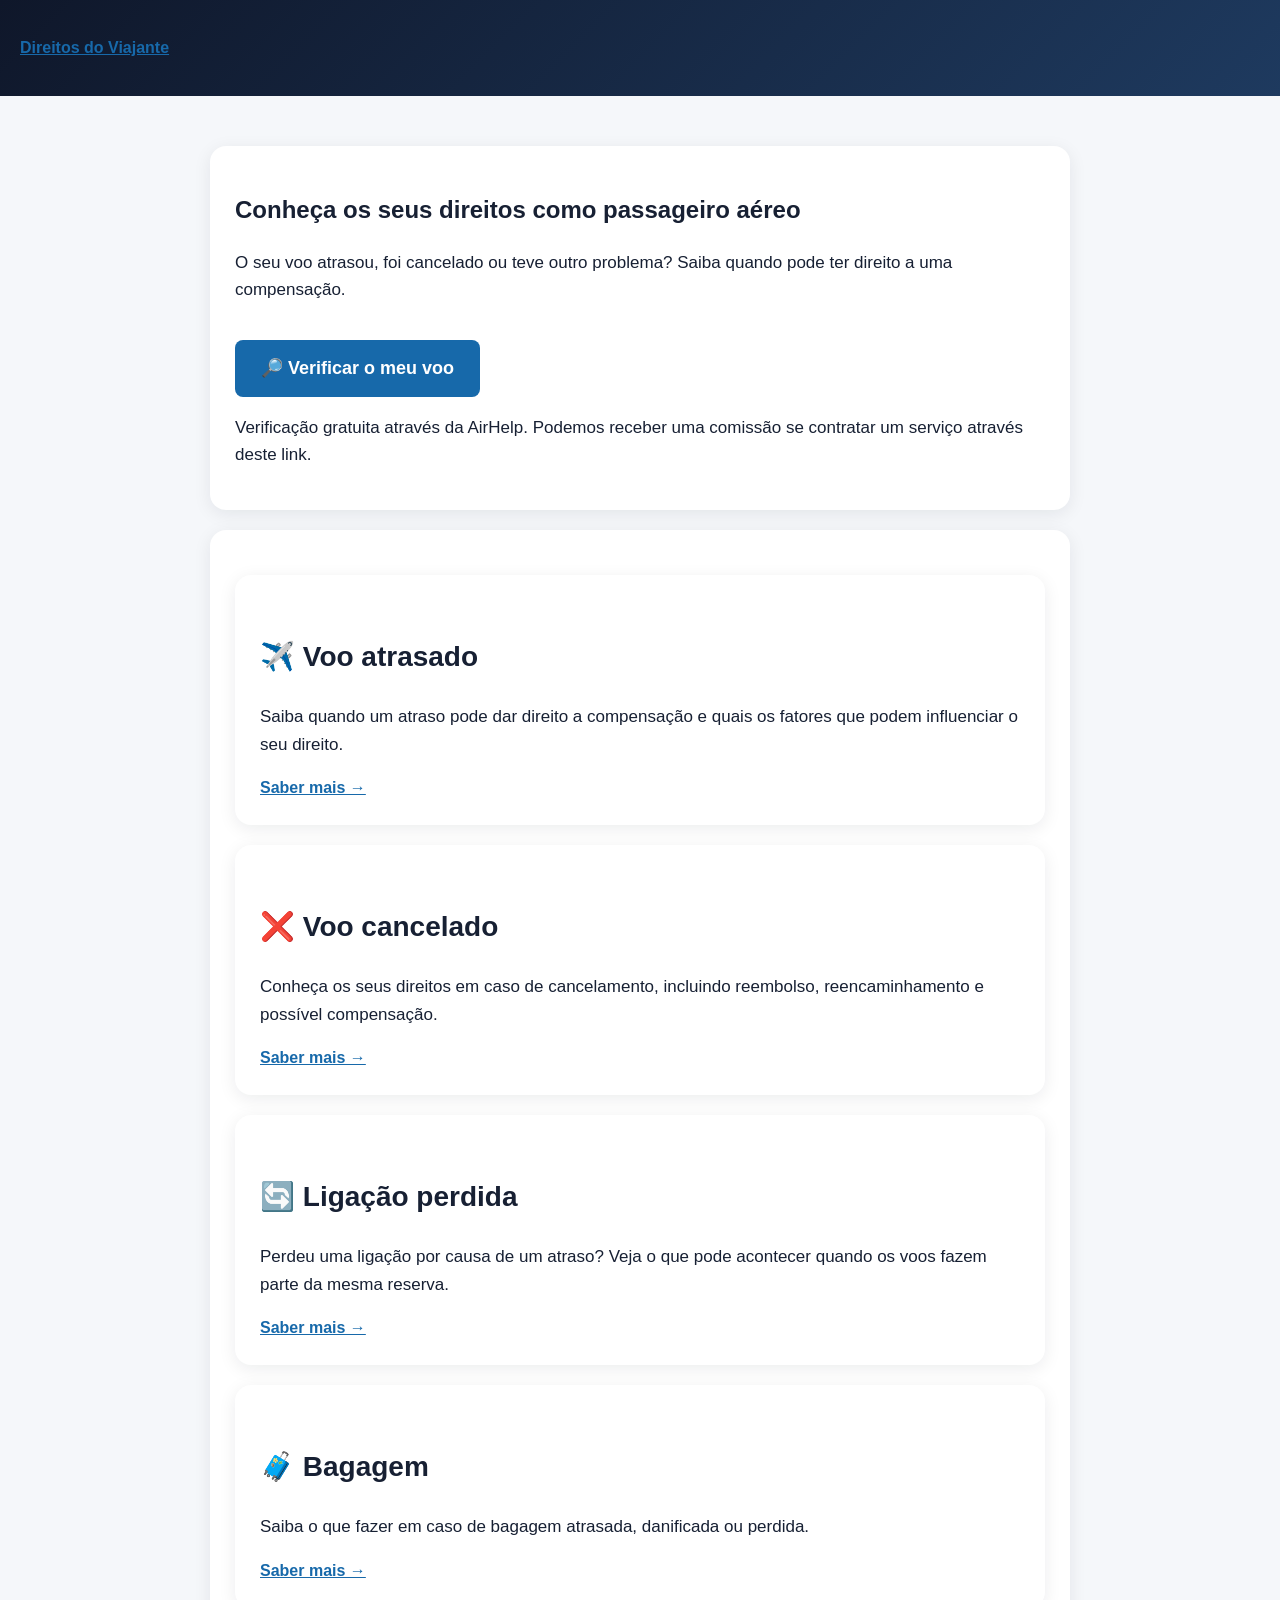
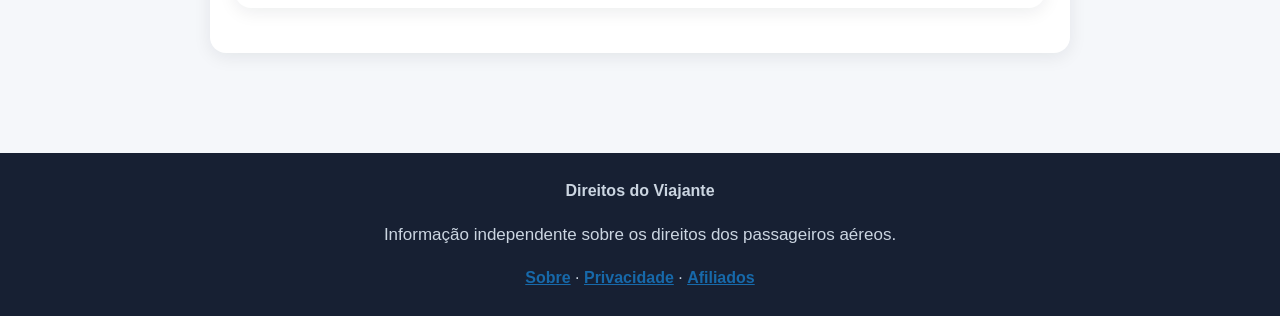
<file: index.html>
<head>
 <!-- Google tag (gtag.js) -->
<script async src="https://www.googletagmanager.com/gtag/js?id=G-GVQX3WTDK0"></script>
<script>
  window.dataLayer = window.dataLayer || [];
  function gtag(){dataLayer.push(arguments);}
  gtag('js', new Date());

  gtag('config', 'G-GVQX3WTDK0');
</script> <meta charset="utf-8">
  <meta name="viewport" content="width=device-width, initial-scale=1">

  <title>Direitos dos Passageiros Aéreos | Compensação por Voos</title>

  <meta name="description" content="Saiba se tem direito a compensação por voo atrasado ou cancelado, ligação perdida ou problemas com a bagagem. Informação simples e gratuita.">

  <link rel="canonical" href="https://direitosdoviajante.pt/">

  <meta property="og:title" content="Direitos dos Passageiros Aéreos | Direitos do Viajante">
  <meta property="og:description" content="Descubra os seus direitos em caso de atraso, cancelamento ou outros problemas com o voo.">
  <meta property="og:url" content="https://direitosdoviajante.pt/">
  <meta property="og:type" content="website">

  <link rel="stylesheet" href="style.css">
</head>

<body>

<header>
  <div class="nav">
    <a class="logo" href="index.html">Direitos do Viajante</a>
  </div>
</header>

<main>

  <section class="hero">
    <h1>Conheça os seus direitos como passageiro aéreo</h1>

    <p>
      O seu voo atrasou, foi cancelado ou teve outro problema?
      Saiba quando pode ter direito a uma compensação.
    </p>

    <a
      class="btn"
      href="https://www.airhelp.pt/?utm_medium=affiliate&amp;utm_source=pap&amp;utm_campaign=aff-fw3l346aeqyyn&amp;utm_content=&amp;a_aid=fw3l346aeqyyn&amp;a_bid=d715f7d9"
      target="_blank"
      rel="sponsored nofollow"
    >
      🔎 Verificar o meu voo
    </a>

    <p class="affiliate-note">
      Verificação gratuita através da AirHelp. Podemos receber uma comissão
      se contratar um serviço através deste link.
    </p>
  </section>

  <section class="grid">

    <div class="card">
      <h2>✈️ Voo atrasado</h2>
      <p>
        Saiba quando um atraso pode dar direito a compensação e quais os
        fatores que podem influenciar o seu direito.
      </p>
      <a href="atraso.html">Saber mais →</a>
    </div>

    <div class="card">
      <h2>❌ Voo cancelado</h2>
      <p>
        Conheça os seus direitos em caso de cancelamento, incluindo
        reembolso, reencaminhamento e possível compensação.
      </p>
      <a href="cancelado.html">Saber mais →</a>
    </div>

    <div class="card">
      <h2>🔄 Ligação perdida</h2>
      <p>
        Perdeu uma ligação por causa de um atraso? Veja o que pode acontecer
        quando os voos fazem parte da mesma reserva.
      </p>
      <a href="ligacao.html">Saber mais →</a>
    </div>

    <div class="card">
      <h2>🧳 Bagagem</h2>
      <p>
        Saiba o que fazer em caso de bagagem atrasada, danificada ou perdida.
      </p>
      <a href="bagagem.html">Saber mais →</a>
    </div>

  </section>

</main>

<footer>
  <div class="foot">
    <strong>Direitos do Viajante</strong>
    <p>Informação independente sobre os direitos dos passageiros aéreos.</p>
    <a href="sobre.html">Sobre</a> ·
    <a href="privacidade.html">Privacidade</a> ·
    <a href="afiliados.html">Afiliados</a>
  </div>
</footer>

</body>
</html>
</file>
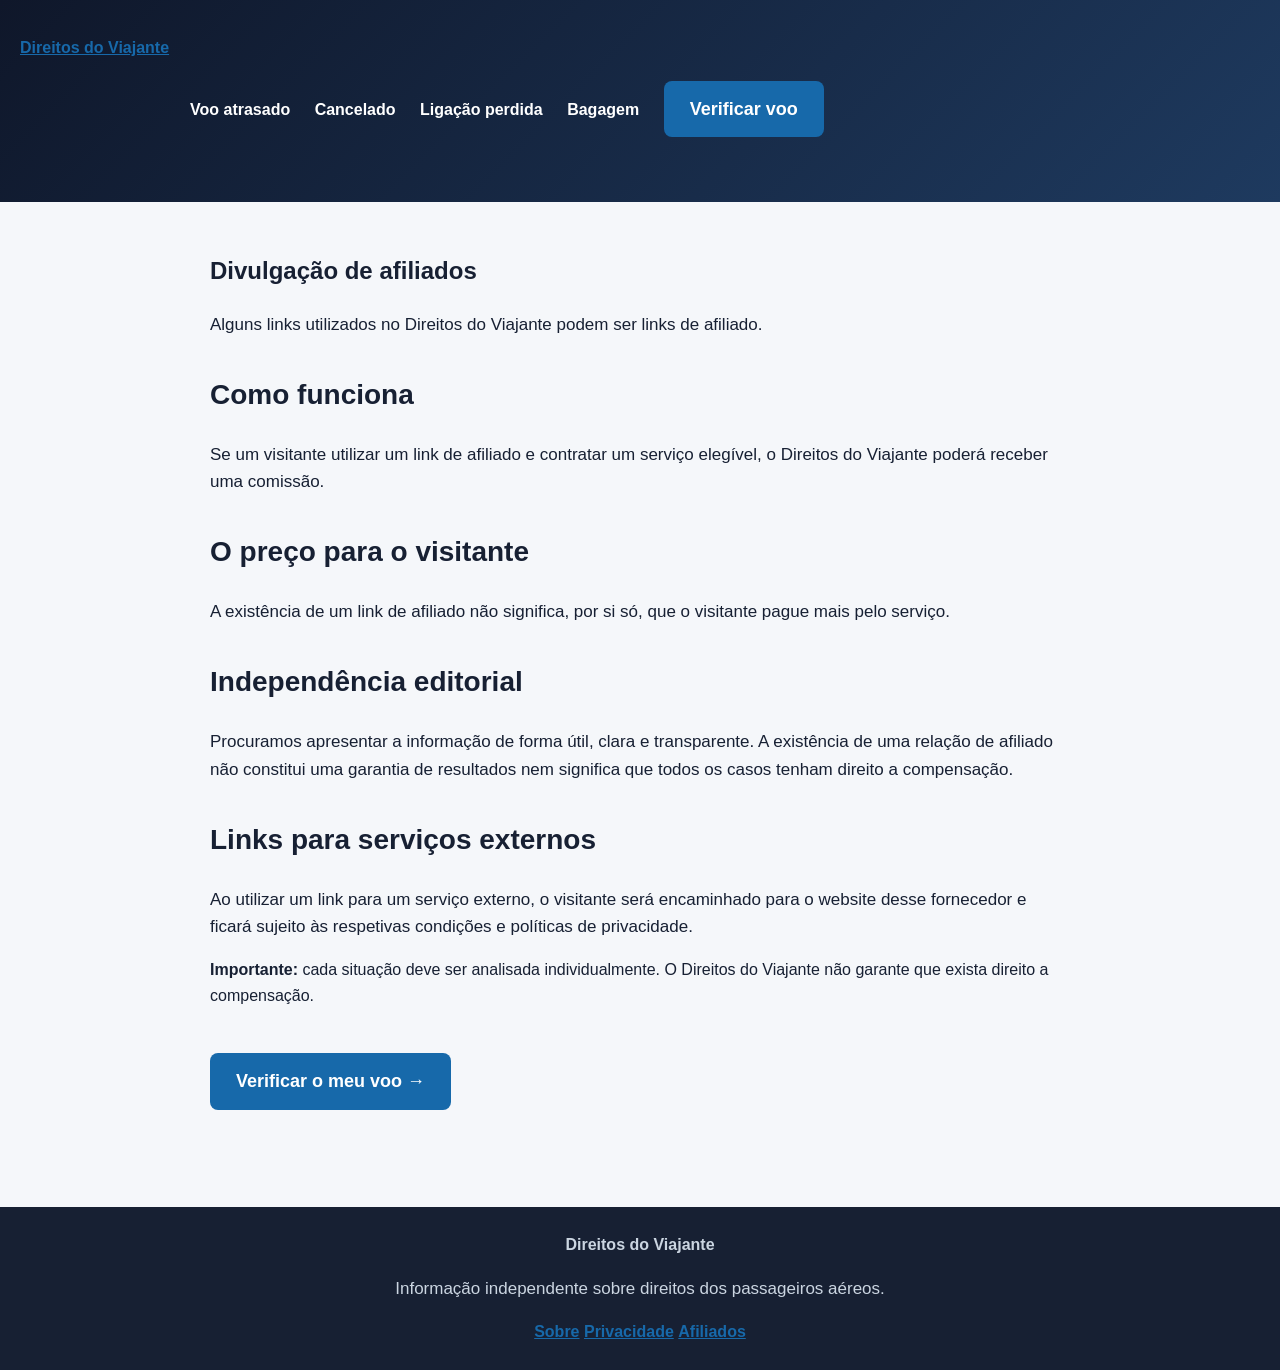
<file: afiliados.html>
<!doctype html>
<html lang="pt-PT">

<head>
  <meta charset="utf-8">
  <meta name="viewport" content="width=device-width, initial-scale=1">

  <title>Divulgação de Afiliados | Direitos do Viajante</title>

  <meta name="description" content="Saiba como funcionam os links de afiliado utilizados no Direitos do Viajante e como mantemos a informação transparente.">

  <link rel="canonical" href="https://direitosdoviajante.pt/afiliados.html">

  <meta property="og:title" content="Divulgação de Afiliados | Direitos do Viajante">
  <meta property="og:description" content="Informação transparente sobre links e comissões de afiliado utilizados no website.">
  <meta property="og:url" content="https://direitosdoviajante.pt/afiliados.html">
  <meta property="og:type" content="website">

  <link rel="stylesheet" href="style.css">
</head>

<body>

<header>
  <div class="nav">
    <a class="logo" href="index.html">Direitos do Viajante</a>

    <nav>
      <a href="atraso.html">Voo atrasado</a>
      <a href="cancelado.html">Cancelado</a>
      <a href="ligacao.html">Ligação perdida</a>
      <a href="bagagem.html">Bagagem</a>
      <a class="btn" href="verificar.html">Verificar voo</a>
    </nav>
  </div>
</header>

<main>
  <article class="article">

    <h1>Divulgação de afiliados</h1>

    <p>
      Alguns links utilizados no Direitos do Viajante podem ser links
      de afiliado.
    </p>

    <h2>Como funciona</h2>

    <p>
      Se um visitante utilizar um link de afiliado e contratar um serviço
      elegível, o Direitos do Viajante poderá receber uma comissão.
    </p>

    <h2>O preço para o visitante</h2>

    <p>
      A existência de um link de afiliado não significa, por si só,
      que o visitante pague mais pelo serviço.
    </p>

    <h2>Independência editorial</h2>

    <p>
      Procuramos apresentar a informação de forma útil, clara e
      transparente. A existência de uma relação de afiliado não constitui
      uma garantia de resultados nem significa que todos os casos tenham
      direito a compensação.
    </p>

    <h2>Links para serviços externos</h2>

    <p>
      Ao utilizar um link para um serviço externo, o visitante será
      encaminhado para o website desse fornecedor e ficará sujeito às
      respetivas condições e políticas de privacidade.
    </p>

    <div class="notice">
      <strong>Importante:</strong> cada situação deve ser analisada
      individualmente. O Direitos do Viajante não garante que exista
      direito a compensação.
    </div>

    <p style="margin-top:25px">
      <a class="btn" href="verificar.html">Verificar o meu voo →</a>
    </p>

  </article>
</main>

<footer>
  <div class="foot">
    <strong>Direitos do Viajante</strong>

    <p>
      Informação independente sobre direitos dos passageiros aéreos.
    </p>

    <a href="sobre.html">Sobre</a>
    <a href="privacidade.html">Privacidade</a>
    <a href="afiliados.html">Afiliados</a>
  </div>
</footer>

</body>
</html>
</file>
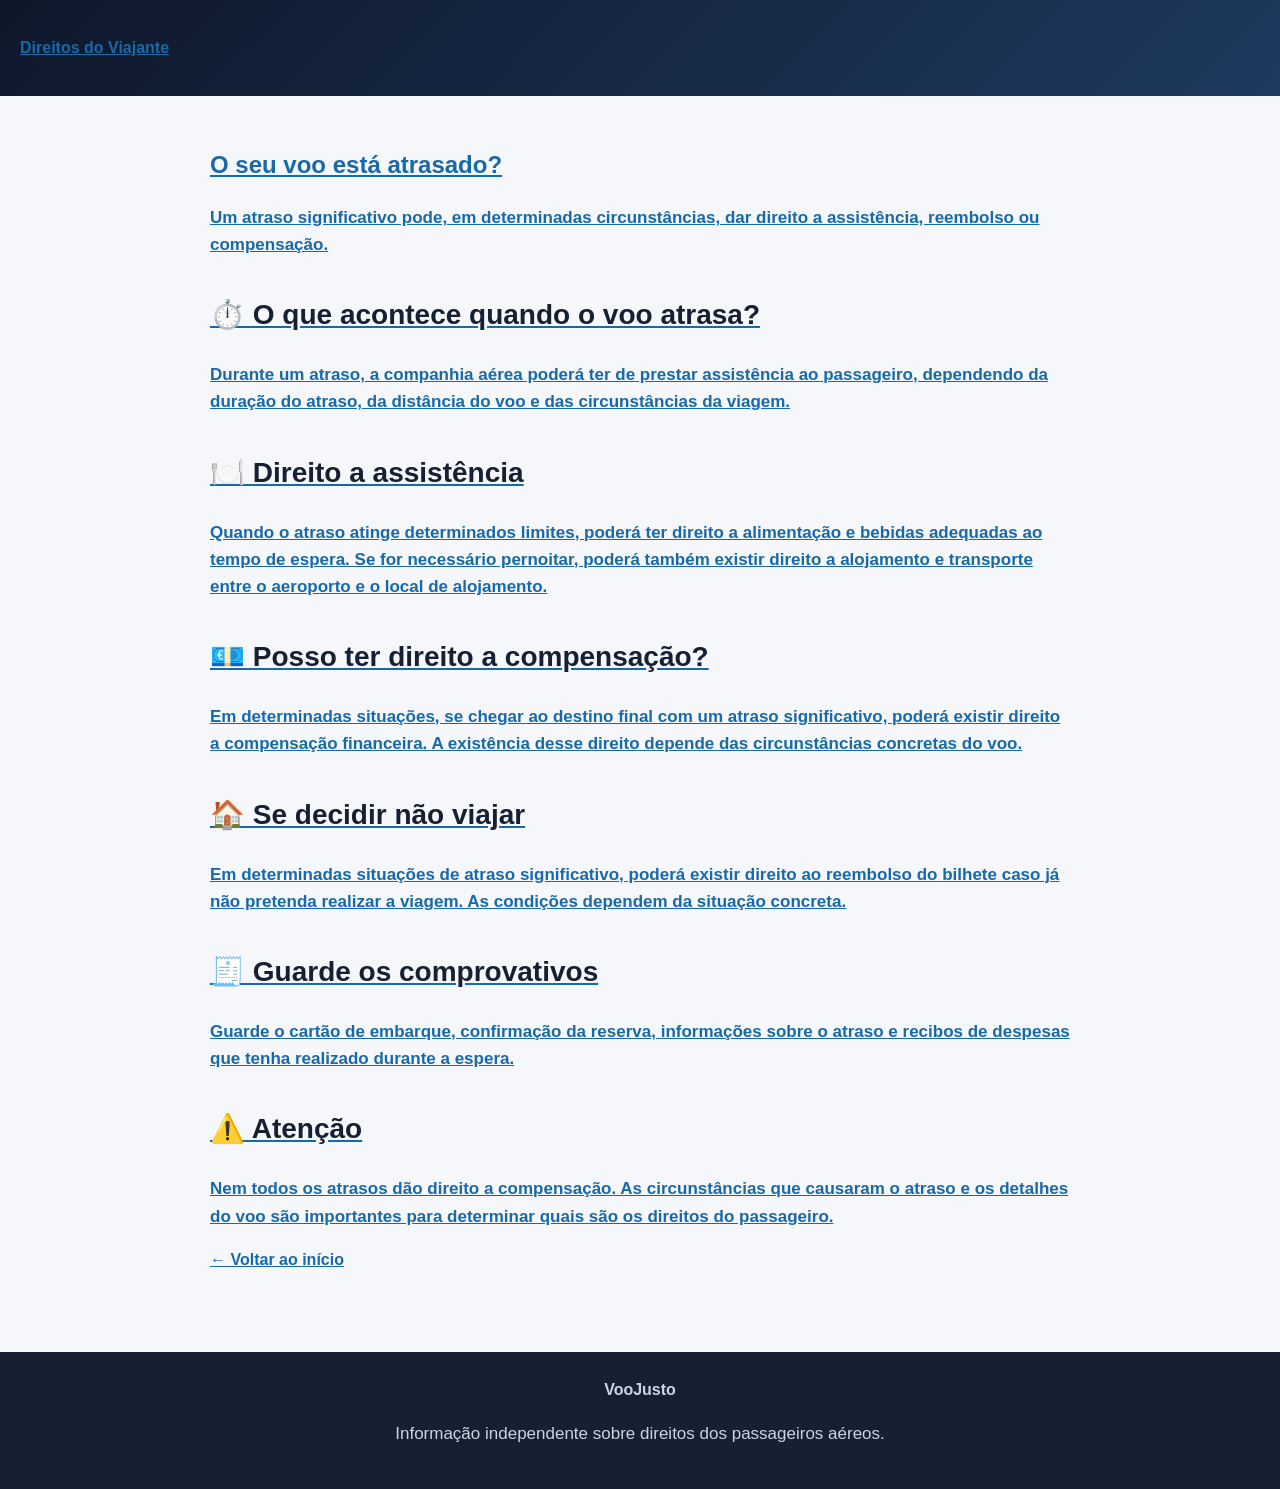
<file: atraso.html>
<!doctype html>
<html lang="pt-PT">
<head>
  <meta charset="utf-8">
  <meta name="viewport" content="width=device-width, initial-scale=1">

  <title>Voo Atrasado: Tem Direito a Compensação? | Direitos do Viajante</title>

  <meta name="description" content="Voo atrasado? Saiba quando pode ter direito a compensação, quais os valores e quais as situações que podem excluir esse direito.">

  <link rel="canonical" href="https://direitosdoviajante.pt/atraso.html">

  <meta property="og:title" content="Voo Atrasado: Tem Direito a Compensação?">
  <meta property="og:description" content="Saiba quando um voo atrasado pode dar direito a compensação.">
  <meta property="og:url" content="https://direitosdoviajante.pt/atraso.html">
  <meta property="og:type" content="article">

  <link rel="stylesheet" href="style.css">
</head>

<body>

<header>
<div class="nav">
<a class="logo" href="index.html">Direitos do Viajante
</div>
</header>

<main>
<article class="article">

<h1>O seu voo está atrasado?</h1>

<p>
Um atraso significativo pode, em determinadas circunstâncias,
dar direito a assistência, reembolso ou compensação.
</p>

<h2>⏱️ O que acontece quando o voo atrasa?</h2>

<p>
Durante um atraso, a companhia aérea poderá ter de prestar assistência
ao passageiro, dependendo da duração do atraso, da distância do voo
e das circunstâncias da viagem.
</p>

<h2>🍽️ Direito a assistência</h2>

<p>
Quando o atraso atinge determinados limites, poderá ter direito a
alimentação e bebidas adequadas ao tempo de espera. Se for necessário
pernoitar, poderá também existir direito a alojamento e transporte
entre o aeroporto e o local de alojamento.
</p>

<h2>💶 Posso ter direito a compensação?</h2>

<p>
Em determinadas situações, se chegar ao destino final com um atraso
significativo, poderá existir direito a compensação financeira.
A existência desse direito depende das circunstâncias concretas do voo.
</p>

<h2>🏠 Se decidir não viajar</h2>

<p>
Em determinadas situações de atraso significativo, poderá existir
direito ao reembolso do bilhete caso já não pretenda realizar a viagem.
As condições dependem da situação concreta.
</p>

<h2>🧾 Guarde os comprovativos</h2>

<p>
Guarde o cartão de embarque, confirmação da reserva, informações sobre
o atraso e recibos de despesas que tenha realizado durante a espera.
</p>

<h2>⚠️ Atenção</h2>

<p>
Nem todos os atrasos dão direito a compensação. As circunstâncias que
causaram o atraso e os detalhes do voo são importantes para determinar
quais são os direitos do passageiro.
</p>

<a href="index.html">← Voltar ao início</a>

</article>
</main>

<footer>
<div class="foot">
<strong>VooJusto</strong>
<p>Informação independente sobre direitos dos passageiros aéreos.</p>
</div>
</footer>

</body>
</html>
</file>
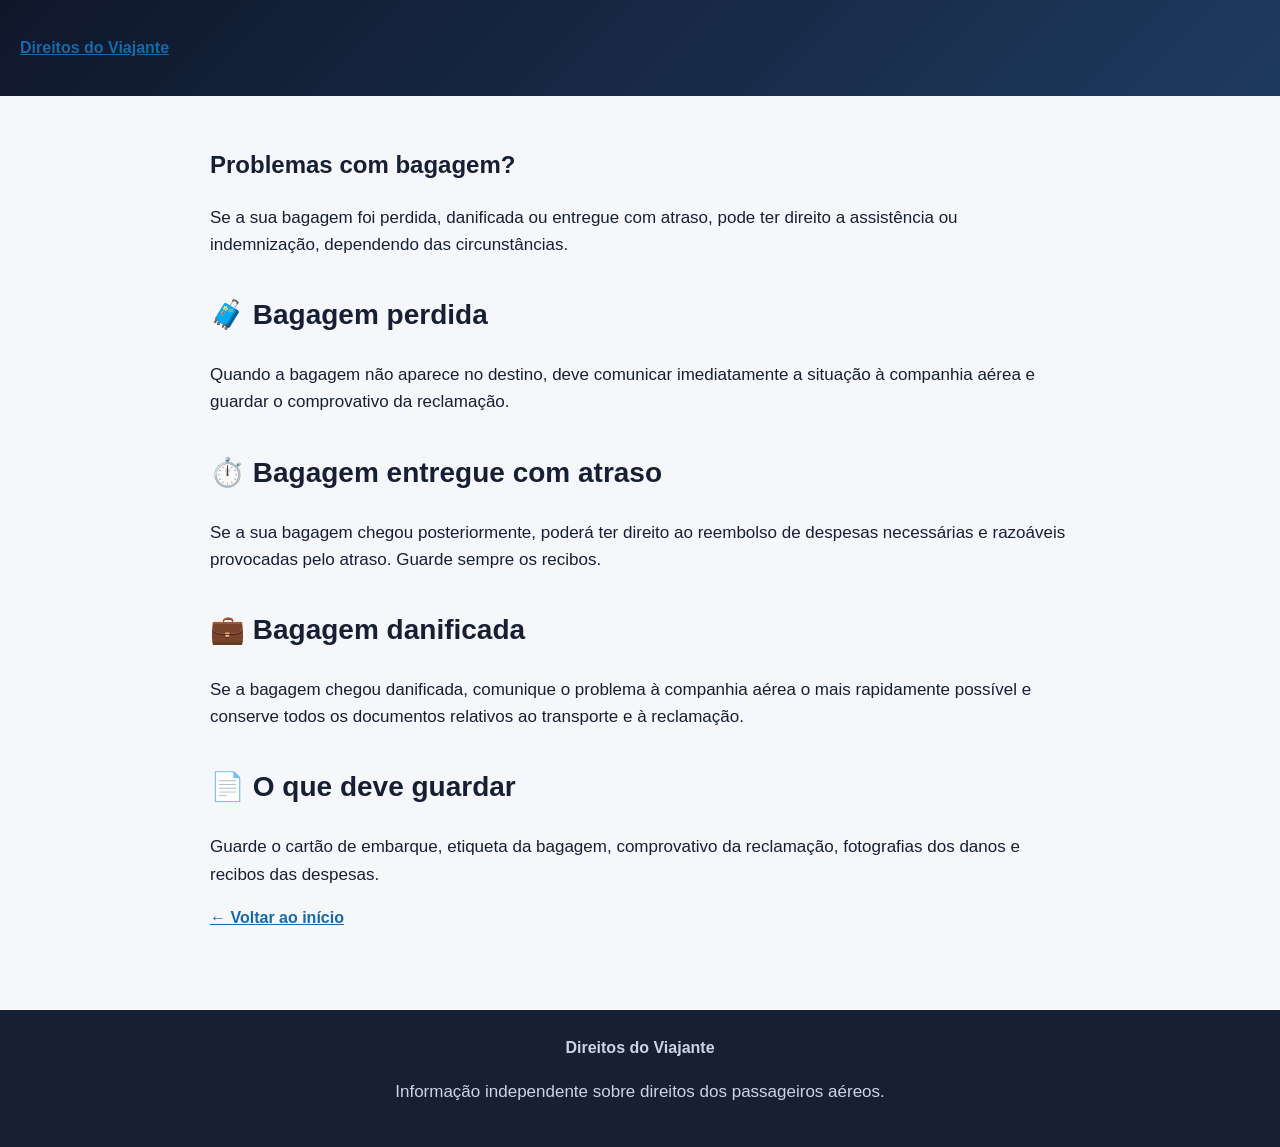
<file: bagagem.html>
<!doctype html>
<html lang="pt-PT">

<head>
  <meta charset="utf-8">
  <meta name="viewport" content="width=device-width, initial-scale=1">

  <title>Bagagem Perdida, Danificada ou Atrasada | Direitos do Viajante</title>

  <meta name="description" content="Bagagem perdida, danificada ou entregue com atraso? Saiba quais podem ser os seus direitos e o que deve fazer junto da companhia aérea.">

  <link rel="canonical" href="https://direitosdoviajante.pt/bagagem.html">

  <meta property="og:title" content="Bagagem Perdida, Danificada ou Atrasada">
  <meta property="og:description" content="Saiba o que fazer e quais podem ser os seus direitos quando existem problemas com a bagagem.">
  <meta property="og:url" content="https://direitosdoviajante.pt/bagagem.html">
  <meta property="og:type" content="article">

  <link rel="stylesheet" href="style.css">
</head>

<body>

<header>
  <div class="nav">
    <a class="logo" href="index.html">Direitos do Viajante</a>
  </div>
</header>

<main>
  <article class="article">

    <h1>Problemas com bagagem?</h1>

    <p>
      Se a sua bagagem foi perdida, danificada ou entregue com atraso,
      pode ter direito a assistência ou indemnização, dependendo das
      circunstâncias.
    </p>

    <h2>🧳 Bagagem perdida</h2>

    <p>
      Quando a bagagem não aparece no destino, deve comunicar imediatamente
      a situação à companhia aérea e guardar o comprovativo da reclamação.
    </p>

    <h2>⏱️ Bagagem entregue com atraso</h2>

    <p>
      Se a sua bagagem chegou posteriormente, poderá ter direito ao
      reembolso de despesas necessárias e razoáveis provocadas pelo atraso.
      Guarde sempre os recibos.
    </p>

    <h2>💼 Bagagem danificada</h2>

    <p>
      Se a bagagem chegou danificada, comunique o problema à companhia aérea
      o mais rapidamente possível e conserve todos os documentos relativos
      ao transporte e à reclamação.
    </p>

    <h2>📄 O que deve guardar</h2>

    <p>
      Guarde o cartão de embarque, etiqueta da bagagem, comprovativo da
      reclamação, fotografias dos danos e recibos das despesas.
    </p>

    <a href="index.html">← Voltar ao início</a>

  </article>
</main>

<footer>
  <div class="foot">
    <strong>Direitos do Viajante</strong>
    <p>Informação independente sobre direitos dos passageiros aéreos.</p>
  </div>
</footer>

</body>
</html>
</file>
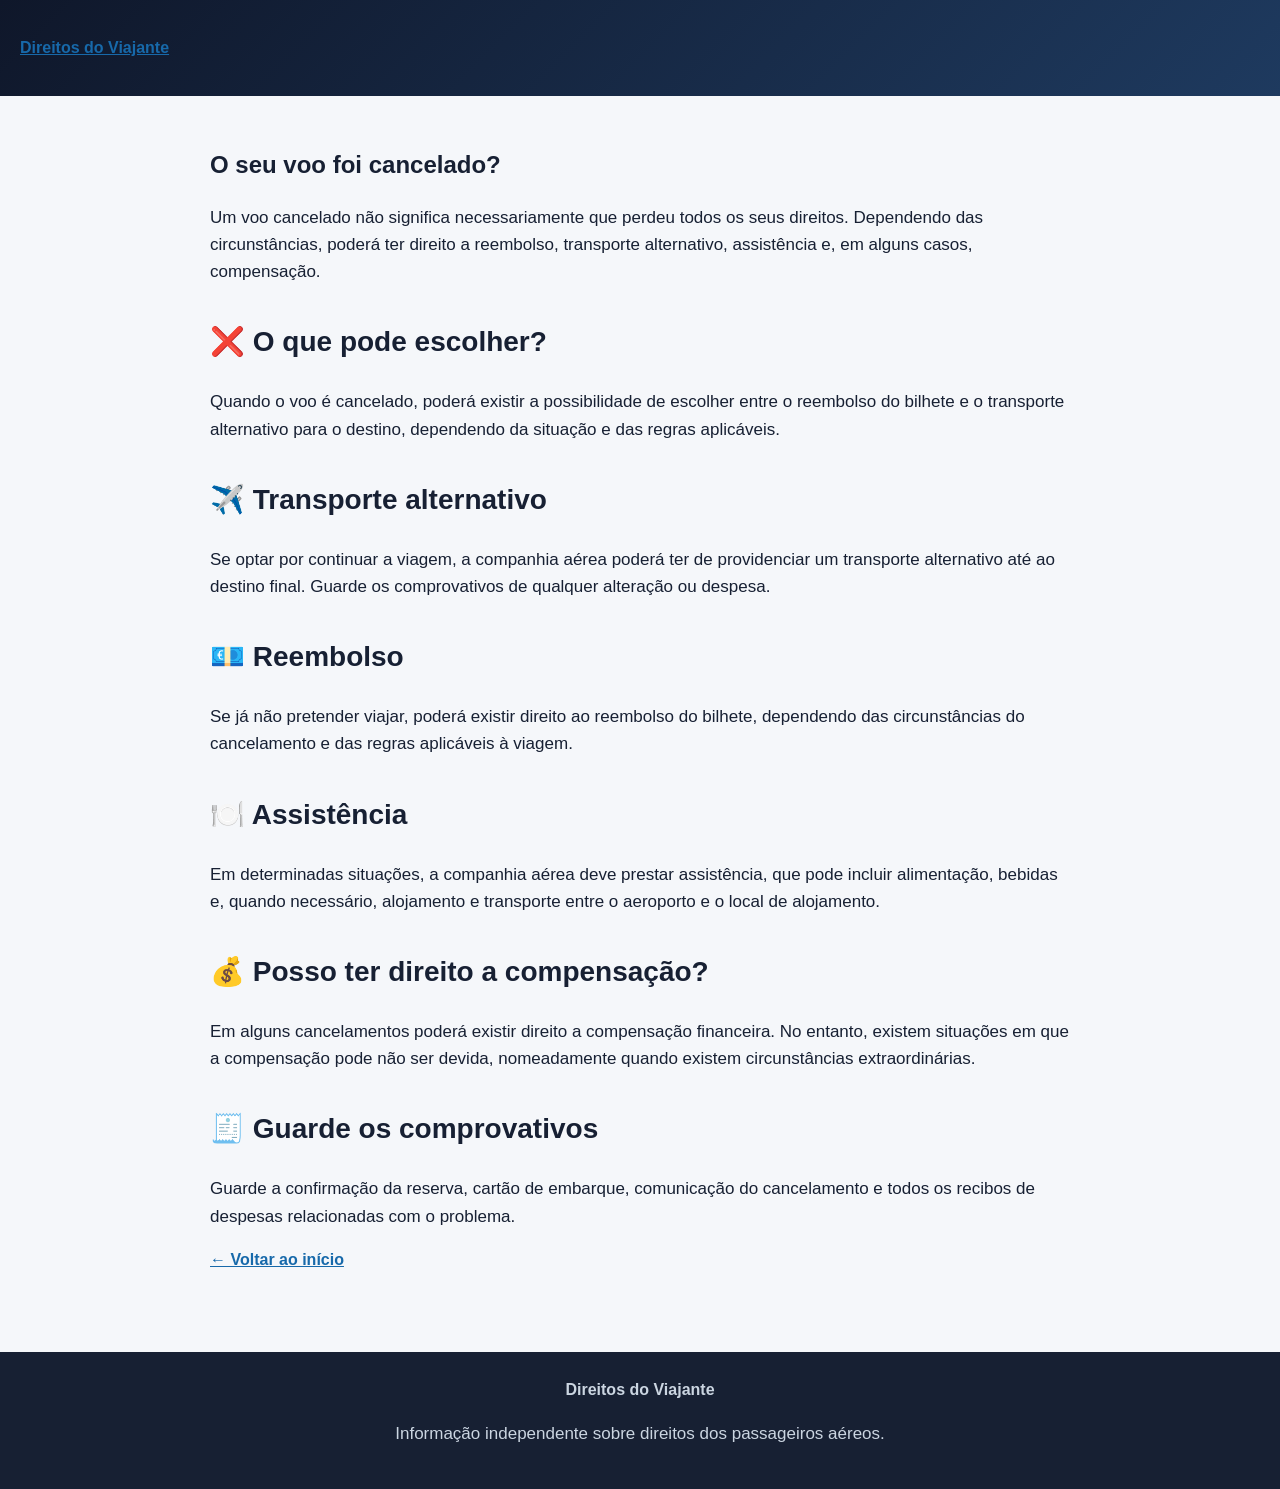
<file: cancelado.html>
<!doctype html>
<html lang="pt-PT">

<head>
  <meta charset="utf-8">
  <meta name="viewport" content="width=device-width, initial-scale=1">

  <title>Voo Cancelado: Tem Direito a Compensação? | Direitos do Viajante</title>

  <meta name="description" content="Voo cancelado? Saiba quais são os seus direitos, incluindo reembolso, reencaminhamento, assistência e possível compensação.">

  <link rel="canonical" href="https://direitosdoviajante.pt/cancelado.html">

  <meta property="og:title" content="Voo Cancelado: Tem Direito a Compensação?">
  <meta property="og:description" content="Saiba quais são os seus direitos quando um voo é cancelado.">
  <meta property="og:url" content="https://direitosdoviajante.pt/cancelado.html">
  <meta property="og:type" content="article">

  <link rel="stylesheet" href="style.css">
</head>

<body>

<header>
  <div class="nav">
    <a class="logo" href="index.html">Direitos do Viajante</a>
  </div>
</header>

<main>
  <article class="article">

    <h1>O seu voo foi cancelado?</h1>

    <p>
      Um voo cancelado não significa necessariamente que perdeu todos
      os seus direitos. Dependendo das circunstâncias, poderá ter direito
      a reembolso, transporte alternativo, assistência e, em alguns casos,
      compensação.
    </p>

    <h2>❌ O que pode escolher?</h2>

    <p>
      Quando o voo é cancelado, poderá existir a possibilidade de escolher
      entre o reembolso do bilhete e o transporte alternativo para o destino,
      dependendo da situação e das regras aplicáveis.
    </p>

    <h2>✈️ Transporte alternativo</h2>

    <p>
      Se optar por continuar a viagem, a companhia aérea poderá ter de
      providenciar um transporte alternativo até ao destino final.
      Guarde os comprovativos de qualquer alteração ou despesa.
    </p>

    <h2>💶 Reembolso</h2>

    <p>
      Se já não pretender viajar, poderá existir direito ao reembolso do
      bilhete, dependendo das circunstâncias do cancelamento e das regras
      aplicáveis à viagem.
    </p>

    <h2>🍽️ Assistência</h2>

    <p>
      Em determinadas situações, a companhia aérea deve prestar assistência,
      que pode incluir alimentação, bebidas e, quando necessário, alojamento
      e transporte entre o aeroporto e o local de alojamento.
    </p>

    <h2>💰 Posso ter direito a compensação?</h2>

    <p>
      Em alguns cancelamentos poderá existir direito a compensação financeira.
      No entanto, existem situações em que a compensação pode não ser devida,
      nomeadamente quando existem circunstâncias extraordinárias.
    </p>

    <h2>🧾 Guarde os comprovativos</h2>

    <p>
      Guarde a confirmação da reserva, cartão de embarque, comunicação do
      cancelamento e todos os recibos de despesas relacionadas com o problema.
    </p>

    <a href="index.html">← Voltar ao início</a>

  </article>
</main>

<footer>
  <div class="foot">
    <strong>Direitos do Viajante</strong>
    <p>Informação independente sobre direitos dos passageiros aéreos.</p>
  </div>
</footer>

</body>
</html>
</file>
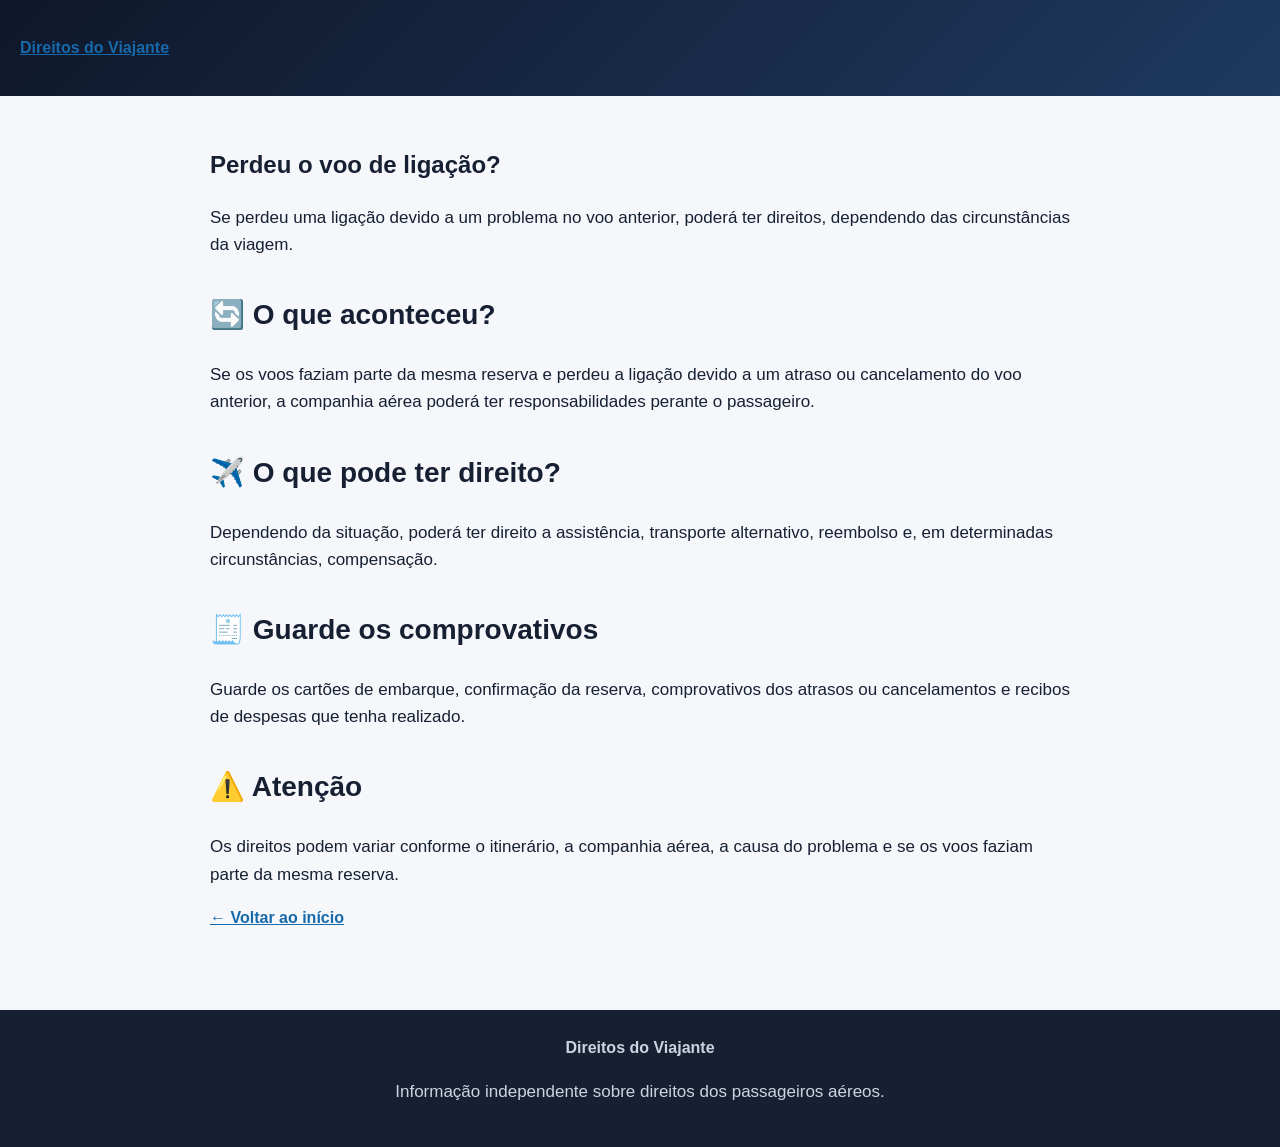
<file: ligacao.html>
<!doctype html>
<html lang="pt-PT">

<head>
  <meta charset="utf-8">
  <meta name="viewport" content="width=device-width, initial-scale=1">

  <title>Ligação Perdida: Quais São os Seus Direitos? | Direitos do Viajante</title>

  <meta name="description" content="Perdeu um voo de ligação devido a atraso ou cancelamento? Saiba quais podem ser os seus direitos a assistência, transporte alternativo, reembolso ou compensação.">

  <link rel="canonical" href="https://direitosdoviajante.pt/ligacao.html">

  <meta property="og:title" content="Ligação Perdida: Quais São os Seus Direitos?">
  <meta property="og:description" content="Saiba o que pode acontecer quando perde um voo de ligação devido a um atraso ou cancelamento.">
  <meta property="og:url" content="https://direitosdoviajante.pt/ligacao.html">
  <meta property="og:type" content="article">

  <link rel="stylesheet" href="style.css">
</head>

<body>

<header>
  <div class="nav">
    <a class="logo" href="index.html">Direitos do Viajante</a>
  </div>
</header>

<main>
  <article class="article">

    <h1>Perdeu o voo de ligação?</h1>

    <p>
      Se perdeu uma ligação devido a um problema no voo anterior,
      poderá ter direitos, dependendo das circunstâncias da viagem.
    </p>

    <h2>🔄 O que aconteceu?</h2>

    <p>
      Se os voos faziam parte da mesma reserva e perdeu a ligação devido
      a um atraso ou cancelamento do voo anterior, a companhia aérea poderá
      ter responsabilidades perante o passageiro.
    </p>

    <h2>✈️ O que pode ter direito?</h2>

    <p>
      Dependendo da situação, poderá ter direito a assistência, transporte
      alternativo, reembolso e, em determinadas circunstâncias, compensação.
    </p>

    <h2>🧾 Guarde os comprovativos</h2>

    <p>
      Guarde os cartões de embarque, confirmação da reserva, comprovativos
      dos atrasos ou cancelamentos e recibos de despesas que tenha realizado.
    </p>

    <h2>⚠️ Atenção</h2>

    <p>
      Os direitos podem variar conforme o itinerário, a companhia aérea,
      a causa do problema e se os voos faziam parte da mesma reserva.
    </p>

    <a href="index.html">← Voltar ao início</a>

  </article>
</main>

<footer>
  <div class="foot">
    <strong>Direitos do Viajante</strong>
    <p>Informação independente sobre direitos dos passageiros aéreos.</p>
  </div>
</footer>

</body>
</html>
</file>
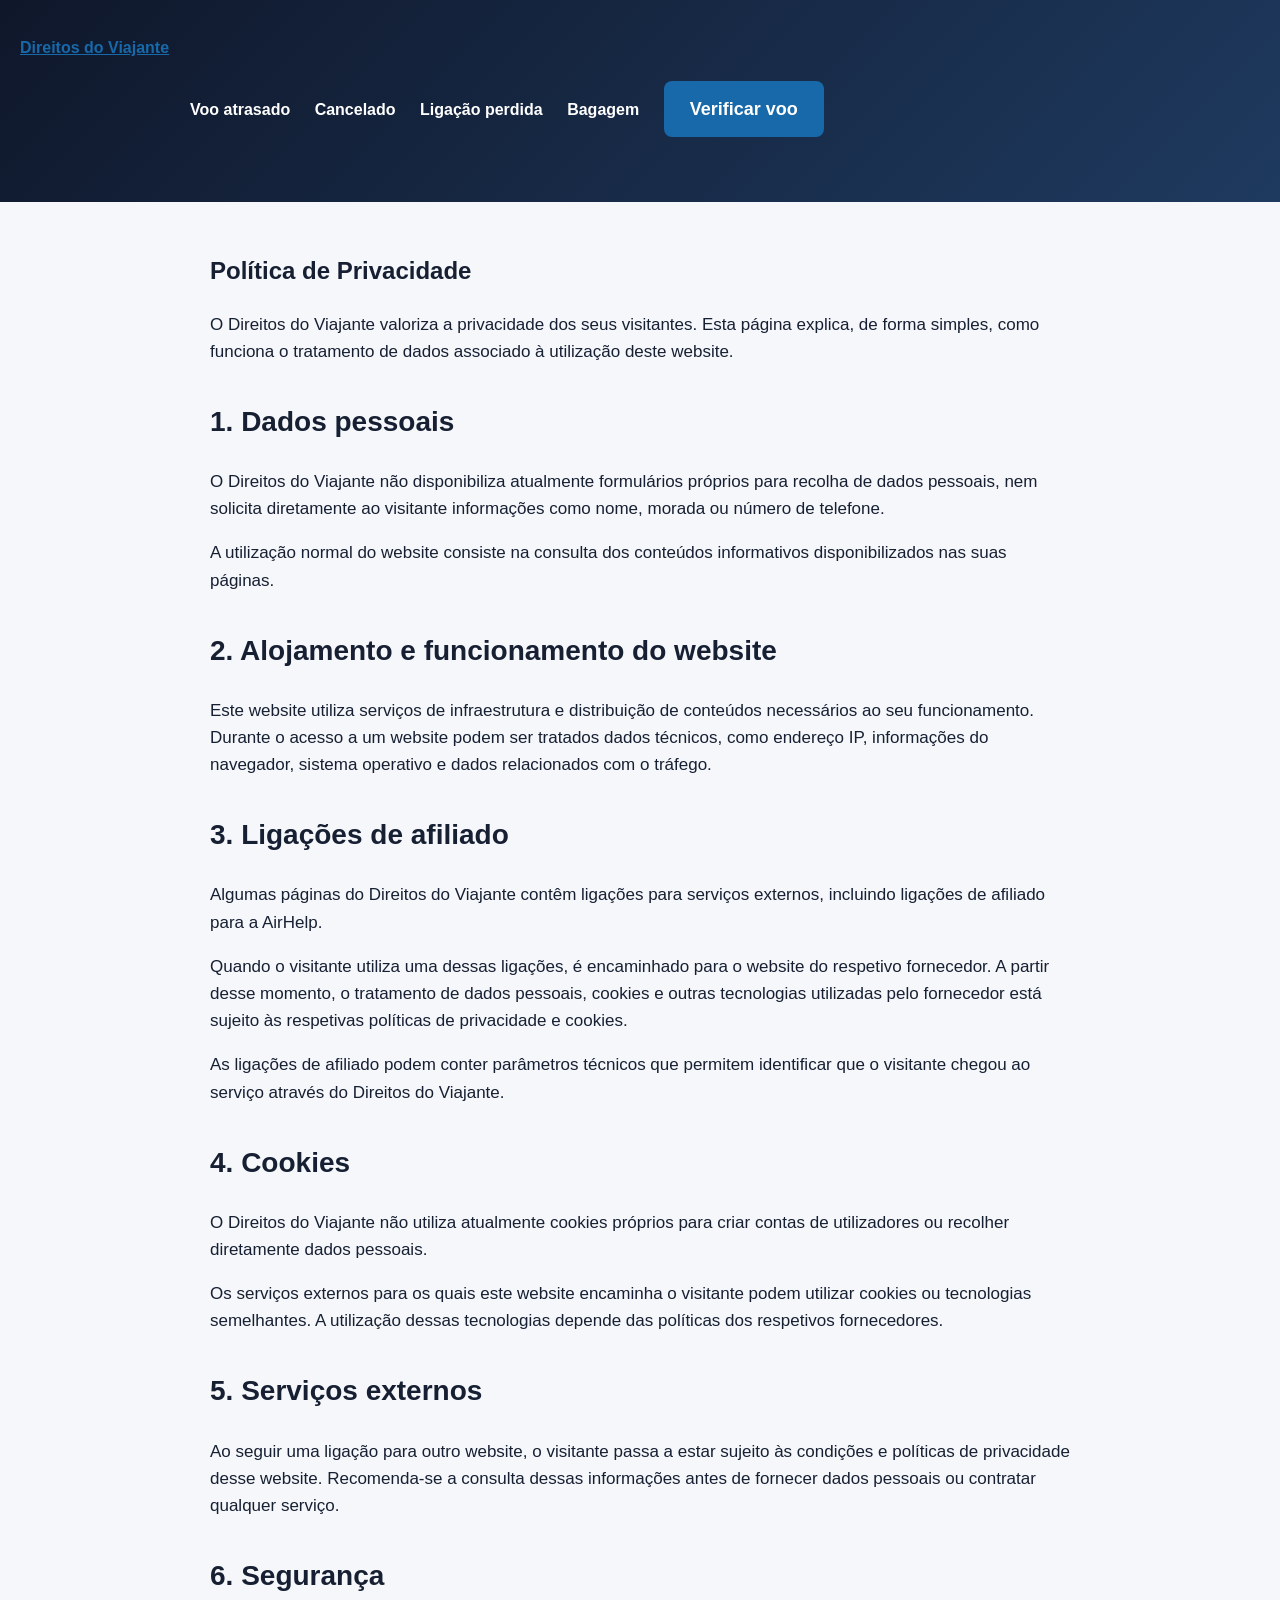
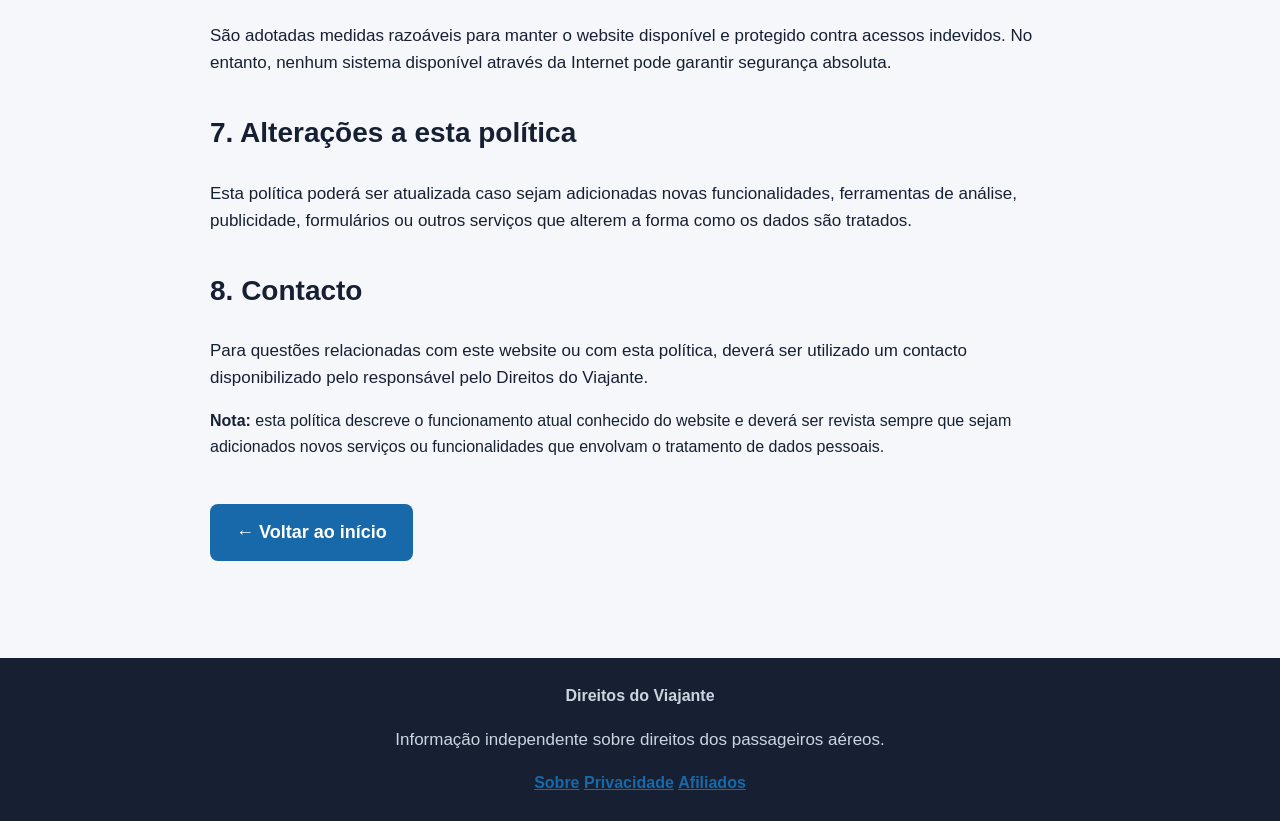
<file: privacidade.html>
<!doctype html>
<html lang="pt-PT">

<head>
  <meta charset="utf-8">
  <meta name="viewport" content="width=device-width, initial-scale=1">

  <title>Política de Privacidade | Direitos do Viajante</title>

  <meta name="description" content="Consulte a política de privacidade do Direitos do Viajante e saiba como são tratados os dados e as ligações para serviços externos.">

  <link rel="canonical" href="https://direitosdoviajante.pt/privacidade.html">

  <meta property="og:title" content="Política de Privacidade | Direitos do Viajante">
  <meta property="og:description" content="Informação sobre privacidade e tratamento de dados no Direitos do Viajante.">
  <meta property="og:url" content="https://direitosdoviajante.pt/privacidade.html">
  <meta property="og:type" content="website">

  <link rel="stylesheet" href="style.css">
</head>

<body>

<header>
  <div class="nav">
    <a class="logo" href="index.html">Direitos do Viajante</a>

    <nav>
      <a href="atraso.html">Voo atrasado</a>
      <a href="cancelado.html">Cancelado</a>
      <a href="ligacao.html">Ligação perdida</a>
      <a href="bagagem.html">Bagagem</a>
      <a class="btn" href="verificar.html">Verificar voo</a>
    </nav>
  </div>
</header>

<main>
  <article class="article">

    <h1>Política de Privacidade</h1>

    <p>
      O Direitos do Viajante valoriza a privacidade dos seus visitantes.
      Esta página explica, de forma simples, como funciona o tratamento
      de dados associado à utilização deste website.
    </p>

    <h2>1. Dados pessoais</h2>

    <p>
      O Direitos do Viajante não disponibiliza atualmente formulários
      próprios para recolha de dados pessoais, nem solicita diretamente
      ao visitante informações como nome, morada ou número de telefone.
    </p>

    <p>
      A utilização normal do website consiste na consulta dos conteúdos
      informativos disponibilizados nas suas páginas.
    </p>

    <h2>2. Alojamento e funcionamento do website</h2>

    <p>
      Este website utiliza serviços de infraestrutura e distribuição de
      conteúdos necessários ao seu funcionamento. Durante o acesso a um
      website podem ser tratados dados técnicos, como endereço IP,
      informações do navegador, sistema operativo e dados relacionados
      com o tráfego.
    </p>

    <h2>3. Ligações de afiliado</h2>

    <p>
      Algumas páginas do Direitos do Viajante contêm ligações para serviços
      externos, incluindo ligações de afiliado para a AirHelp.
    </p>

    <p>
      Quando o visitante utiliza uma dessas ligações, é encaminhado para
      o website do respetivo fornecedor. A partir desse momento, o
      tratamento de dados pessoais, cookies e outras tecnologias utilizadas
      pelo fornecedor está sujeito às respetivas políticas de privacidade
      e cookies.
    </p>

    <p>
      As ligações de afiliado podem conter parâmetros técnicos que permitem
      identificar que o visitante chegou ao serviço através do
      Direitos do Viajante.
    </p>

    <h2>4. Cookies</h2>

    <p>
      O Direitos do Viajante não utiliza atualmente cookies próprios para
      criar contas de utilizadores ou recolher diretamente dados pessoais.
    </p>

    <p>
      Os serviços externos para os quais este website encaminha o visitante
      podem utilizar cookies ou tecnologias semelhantes. A utilização
      dessas tecnologias depende das políticas dos respetivos fornecedores.
    </p>

    <h2>5. Serviços externos</h2>

    <p>
      Ao seguir uma ligação para outro website, o visitante passa a estar
      sujeito às condições e políticas de privacidade desse website.
      Recomenda-se a consulta dessas informações antes de fornecer dados
      pessoais ou contratar qualquer serviço.
    </p>

    <h2>6. Segurança</h2>

    <p>
      São adotadas medidas razoáveis para manter o website disponível e
      protegido contra acessos indevidos. No entanto, nenhum sistema
      disponível através da Internet pode garantir segurança absoluta.
    </p>

    <h2>7. Alterações a esta política</h2>

    <p>
      Esta política poderá ser atualizada caso sejam adicionadas novas
      funcionalidades, ferramentas de análise, publicidade, formulários
      ou outros serviços que alterem a forma como os dados são tratados.
    </p>

    <h2>8. Contacto</h2>

    <p>
      Para questões relacionadas com este website ou com esta política,
      deverá ser utilizado um contacto disponibilizado pelo responsável
      pelo Direitos do Viajante.
    </p>

    <div class="notice">
      <strong>Nota:</strong> esta política descreve o funcionamento atual
      conhecido do website e deverá ser revista sempre que sejam
      adicionados novos serviços ou funcionalidades que envolvam o
      tratamento de dados pessoais.
    </div>

    <p style="margin-top:25px">
      <a class="btn" href="index.html">← Voltar ao início</a>
    </p>

  </article>
</main>

<footer>
  <div class="foot">
    <strong>Direitos do Viajante</strong>

    <p>
      Informação independente sobre direitos dos passageiros aéreos.
    </p>

    <a href="sobre.html">Sobre</a>
    <a href="privacidade.html">Privacidade</a>
    <a href="afiliados.html">Afiliados</a>
  </div>
</footer>

</body>
</html>
</file>
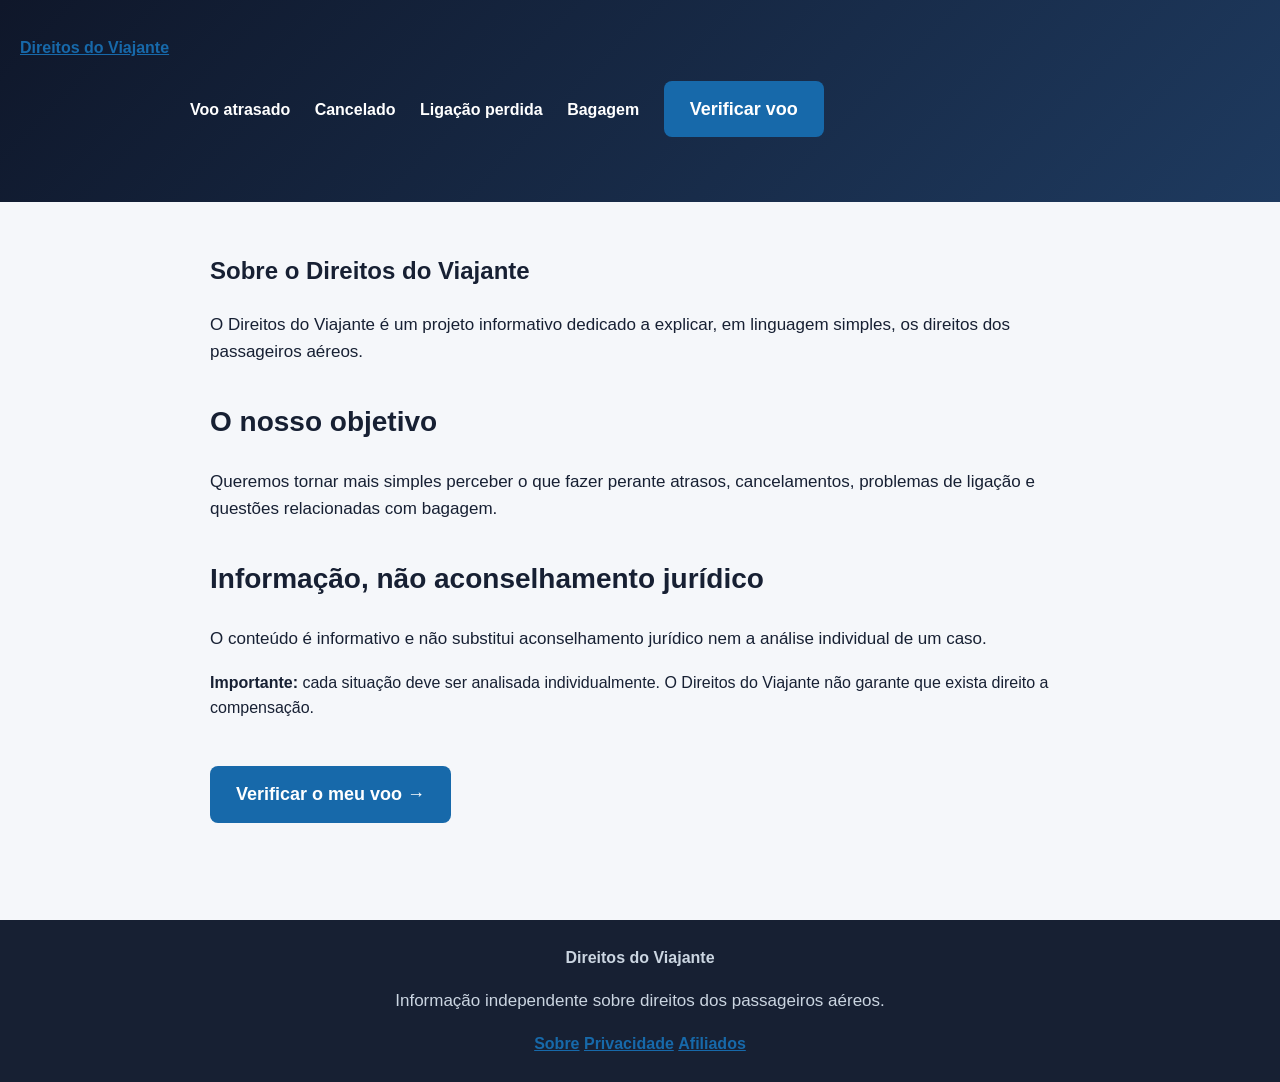
<file: sobre.html>
<!doctype html>
<html lang="pt-PT">

<head>
  <meta charset="utf-8">
  <meta name="viewport" content="width=device-width, initial-scale=1">

  <title>Sobre o Direitos do Viajante | Direitos dos Passageiros Aéreos</title>

  <meta name="description" content="Conheça o Direitos do Viajante, um projeto informativo que explica de forma simples os direitos dos passageiros aéreos.">

  <link rel="canonical" href="https://direitosdoviajante.pt/sobre.html">

  <meta property="og:title" content="Sobre o Direitos do Viajante">
  <meta property="og:description" content="Informação simples sobre os direitos dos passageiros aéreos.">
  <meta property="og:url" content="https://direitosdoviajante.pt/sobre.html">
  <meta property="og:type" content="website">

  <link rel="stylesheet" href="style.css">
</head>

<body>

<header>
  <div class="nav">
    <a class="logo" href="index.html">Direitos do Viajante</a>

    <nav>
      <a href="atraso.html">Voo atrasado</a>
      <a href="cancelado.html">Cancelado</a>
      <a href="ligacao.html">Ligação perdida</a>
      <a href="bagagem.html">Bagagem</a>
      <a class="btn" href="verificar.html">Verificar voo</a>
    </nav>
  </div>
</header>

<main>
  <article class="article">

    <h1>Sobre o Direitos do Viajante</h1>

    <p>
      O Direitos do Viajante é um projeto informativo dedicado a explicar,
      em linguagem simples, os direitos dos passageiros aéreos.
    </p>

    <h2>O nosso objetivo</h2>

    <p>
      Queremos tornar mais simples perceber o que fazer perante atrasos,
      cancelamentos, problemas de ligação e questões relacionadas com bagagem.
    </p>

    <h2>Informação, não aconselhamento jurídico</h2>

    <p>
      O conteúdo é informativo e não substitui aconselhamento jurídico
      nem a análise individual de um caso.
    </p>

    <div class="notice">
      <strong>Importante:</strong> cada situação deve ser analisada
      individualmente. O Direitos do Viajante não garante que exista
      direito a compensação.
    </div>

    <p style="margin-top:25px">
      <a class="btn" href="verificar.html">Verificar o meu voo →</a>
    </p>

  </article>
</main>

<footer>
  <div class="foot">
    <strong>Direitos do Viajante</strong>

    <p>
      Informação independente sobre direitos dos passageiros aéreos.
    </p>

    <a href="sobre.html">Sobre</a>
    <a href="privacidade.html">Privacidade</a>
    <a href="afiliados.html">Afiliados</a>
  </div>
</footer>

</body>
</html>
</file>
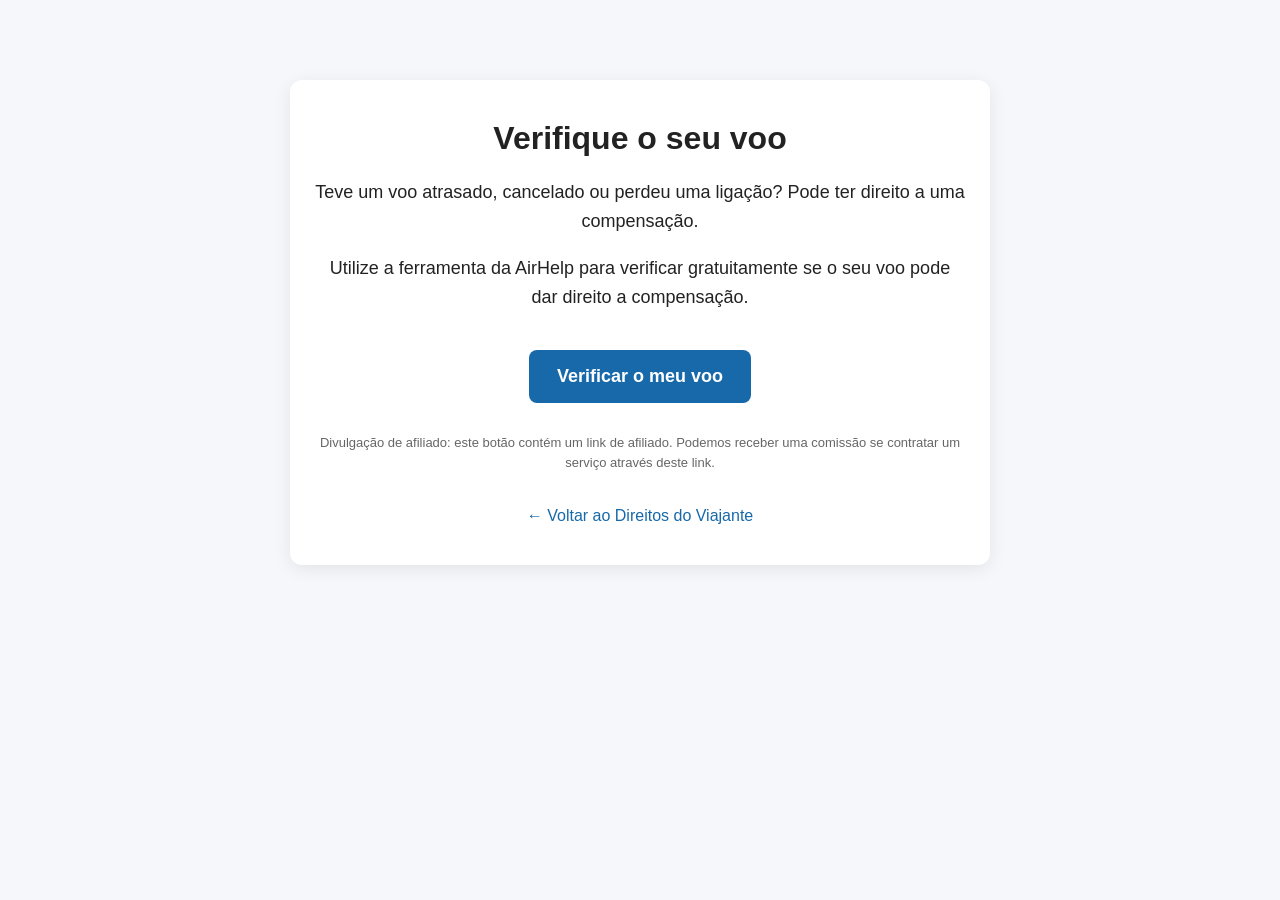
<file: verificar.html>
<!DOCTYPE html>
<html lang="pt-PT">
<head>
  <meta charset="UTF-8">
  <meta name="viewport" content="width=device-width, initial-scale=1.0">
  <title>Verificar voo | Direitos do Viajante</title>
  <meta name="description" content="Verifique se o seu voo pode dar direito a compensação por atraso, cancelamento ou outros problemas.">

  <style>
    body {
      margin: 0;
      font-family: Arial, sans-serif;
      background: #f5f7fa;
      color: #222;
    }

    .container {
      max-width: 700px;
      margin: 60px auto;
      padding: 20px;
      text-align: center;
    }

    .box {
      background: white;
      padding: 40px 25px;
      border-radius: 12px;
      box-shadow: 0 4px 18px rgba(0,0,0,0.08);
    }

    h1 {
      margin-top: 0;
      font-size: 32px;
    }

    p {
      font-size: 18px;
      line-height: 1.6;
    }

    .btn {
      display: inline-block;
      margin-top: 20px;
      padding: 16px 28px;
      background: #1769aa;
      color: white;
      text-decoration: none;
      border-radius: 8px;
      font-size: 18px;
      font-weight: bold;
    }

    .btn:hover {
      opacity: 0.9;
    }

    .disclaimer {
      margin-top: 30px;
      font-size: 13px;
      color: #666;
    }

    .back {
      display: inline-block;
      margin-top: 20px;
      color: #1769aa;
      text-decoration: none;
    }
  </style>
</head>

<body>

  <div class="container">
    <div class="box">

      <h1>Verifique o seu voo</h1>

      <p>
        Teve um voo atrasado, cancelado ou perdeu uma ligação?
        Pode ter direito a uma compensação.
      </p>

      <p>
        Utilize a ferramenta da AirHelp para verificar gratuitamente
        se o seu voo pode dar direito a compensação.
      </p>

      <a
        class="btn"
        href="https://www.airhelp.pt/?utm_medium=affiliate&amp;utm_source=pap&amp;utm_campaign=aff-fw3l346aeqyyn&amp;utm_content=&amp;a_aid=fw3l346aeqyyn&amp;a_bid=d715f7d9"
        target="_blank"
        rel="sponsored nofollow"
      >
        Verificar o meu voo
      </a>

      <p class="disclaimer">
        Divulgação de afiliado: este botão contém um link de afiliado.
        Podemos receber uma comissão se contratar um serviço através deste link.
      </p>

      <a class="back" href="index.html">
        ← Voltar ao Direitos do Viajante
      </a>

    </div>
  </div>

</body>
</html>
</file>
<file: style.css>
* {
  box-sizing: border-box;
}

html {
  scroll-behavior: smooth;
}

body {
  margin: 0;
  font-family: Arial, Helvetica, sans-serif;
  background: #f5f7fa;
  color: #172033;
  line-height: 1.6;
}

header {
  background: linear-gradient(135deg, #0f172a, #1e3a5f);
  color: white;
  padding: 35px 20px;
}

header h1 {
  max-width: 900px;
  margin: 0 auto;
  font-size: 38px;
  line-height: 1.15;
}

header p {
  max-width: 900px;
  margin: 10px auto 0;
  color: #dbe4f0;
  font-size: 18px;
}

nav {
  max-width: 900px;
  margin: 0 auto 30px;
}

nav a {
  color: white;
  text-decoration: none;
  margin-right: 20px;
  font-weight: bold;
}

main {
  max-width: 900px;
  margin: 0 auto;
  padding: 30px 20px 50px;
}

h2 {
  color: #172033;
  font-size: 28px;
  margin-top: 35px;
}

h3 {
  color: #1e3a5f;
  font-size: 23px;
  margin-bottom: 8px;
}

p {
  font-size: 17px;
}

a {
  color: #1769aa;
  font-weight: bold;
}

section,
.card {
  background: white;
  border-radius: 16px;
  padding: 25px;
  margin: 20px 0;
  box-shadow: 0 4px 18px rgba(15, 23, 42, 0.08);
}

button,
.cta {
  display: inline-block;
  background: #1769aa;
  color: white;
  border: none;
  border-radius: 10px;
  padding: 13px 20px;
  font-size: 16px;
  font-weight: bold;
  text-decoration: none;
  cursor: pointer;
}

button:hover,
.cta:hover {
  background: #0f4f82;
}

ul {
  padding-left: 25px;
}

li {
  margin-bottom: 8px;
}

footer {
  background: #172033;
  color: #cbd5e1;
  text-align: center;
  padding: 25px 15px;
  margin-top: 30px;
}

@media (max-width: 600px) {
  header {
    padding: 25px 16px;
  }

  header h1 {
    font-size: 30px;
  }

  header p {
    font-size: 16px;
  }

  main {
    padding: 20px 14px 40px;
  }

  section,
  .card {
    padding: 20px;
  }

  h2 {
    font-size: 24px;
  }

  h3 {
    font-size: 21px;
  }

  p {
    font-size: 16px;
  }

  nav a {
    display: inline-block;
    margin-bottom: 8px;
  }
}
.btn {
  display: inline-block;
  margin-top: 20px;
  padding: 14px 26px;
  background: #1769aa;
  color: white !important;
  text-decoration: none !important;
  border-radius: 8px;
  font-size: 18px;
  font-weight: bold;
  cursor: pointer;
}

.btn:hover {
  opacity: 0.9;
}
</file>
